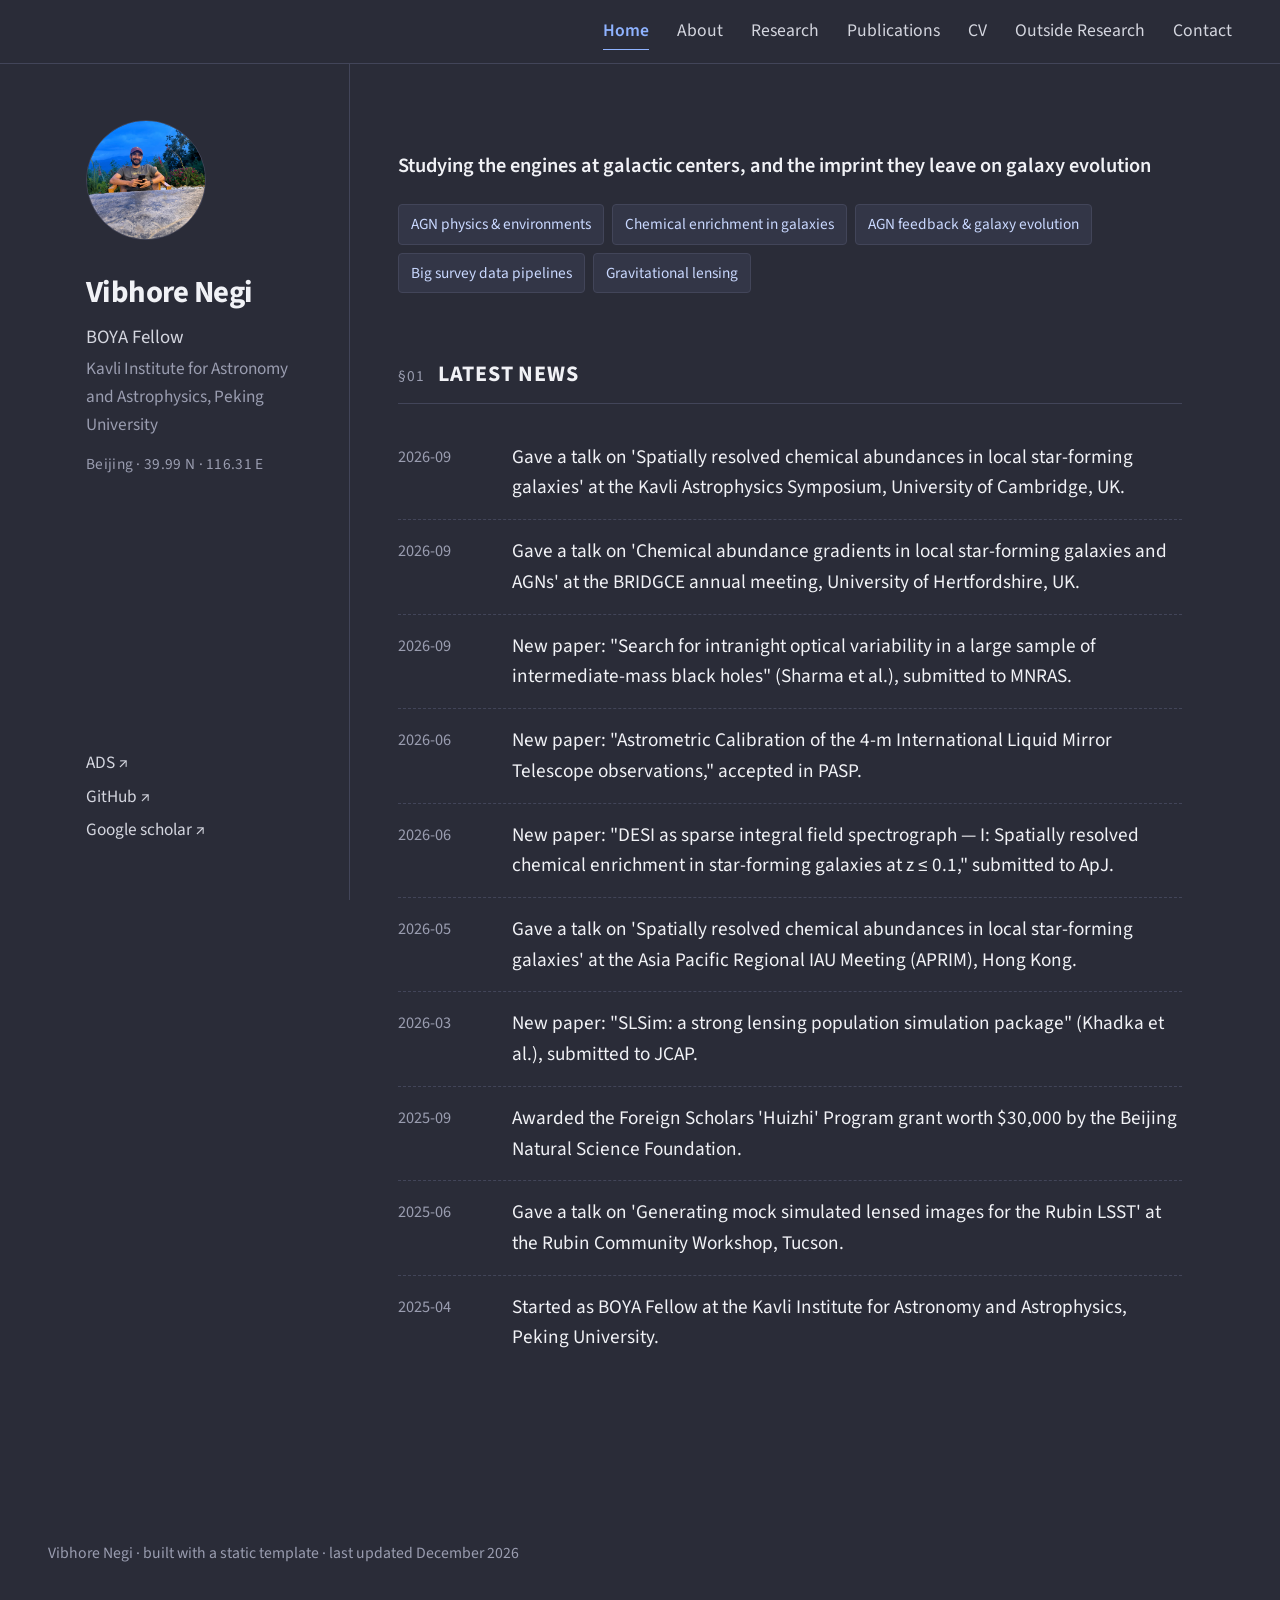
<file: index.html>
<!DOCTYPE html>
<html lang="en">
<head>
<meta charset="UTF-8">
<meta name="viewport" content="width=device-width, initial-scale=1.0">
<title>Home</title>
<meta name="description" content="Personal academic website">
<link rel="preconnect" href="https://fonts.googleapis.com">
<link rel="preconnect" href="https://fonts.gstatic.com" crossorigin>
<link href="https://fonts.googleapis.com/css2?family=Source+Sans+3:wght@400..700&display=swap" rel="stylesheet">
<link rel="stylesheet" href="assets/styles.css">
</head>
<body>
<header class="topbar" id="topbar"></header>
<div class="layout">
  <aside class="sidebar" id="sidebar"></aside>
  <main>
    <section id="intro">
      <p class="lede" id="js-bio"></p>
      <div class="tags" id="js-tags"></div>
    </section>
    <section id="news">
      <div class="section-head"><span class="idx mono">§01</span><h2>Latest News</h2></div>
      <div id="js-news"></div>
    </section>
  </main>
</div>
<footer id="footer"></footer>

<script src="assets/data.js"></script>
<script src="assets/site.js"></script>
<script>
  renderSidebar();
  renderTopbar('home');
  renderFooter();
  document.getElementById('js-bio').textContent = DATA.bio;
  document.getElementById('js-tags').innerHTML = renderTags(DATA.interests);
  document.getElementById('js-news').innerHTML = renderLog(DATA.news);
</script>
</body>
</html>
</file>
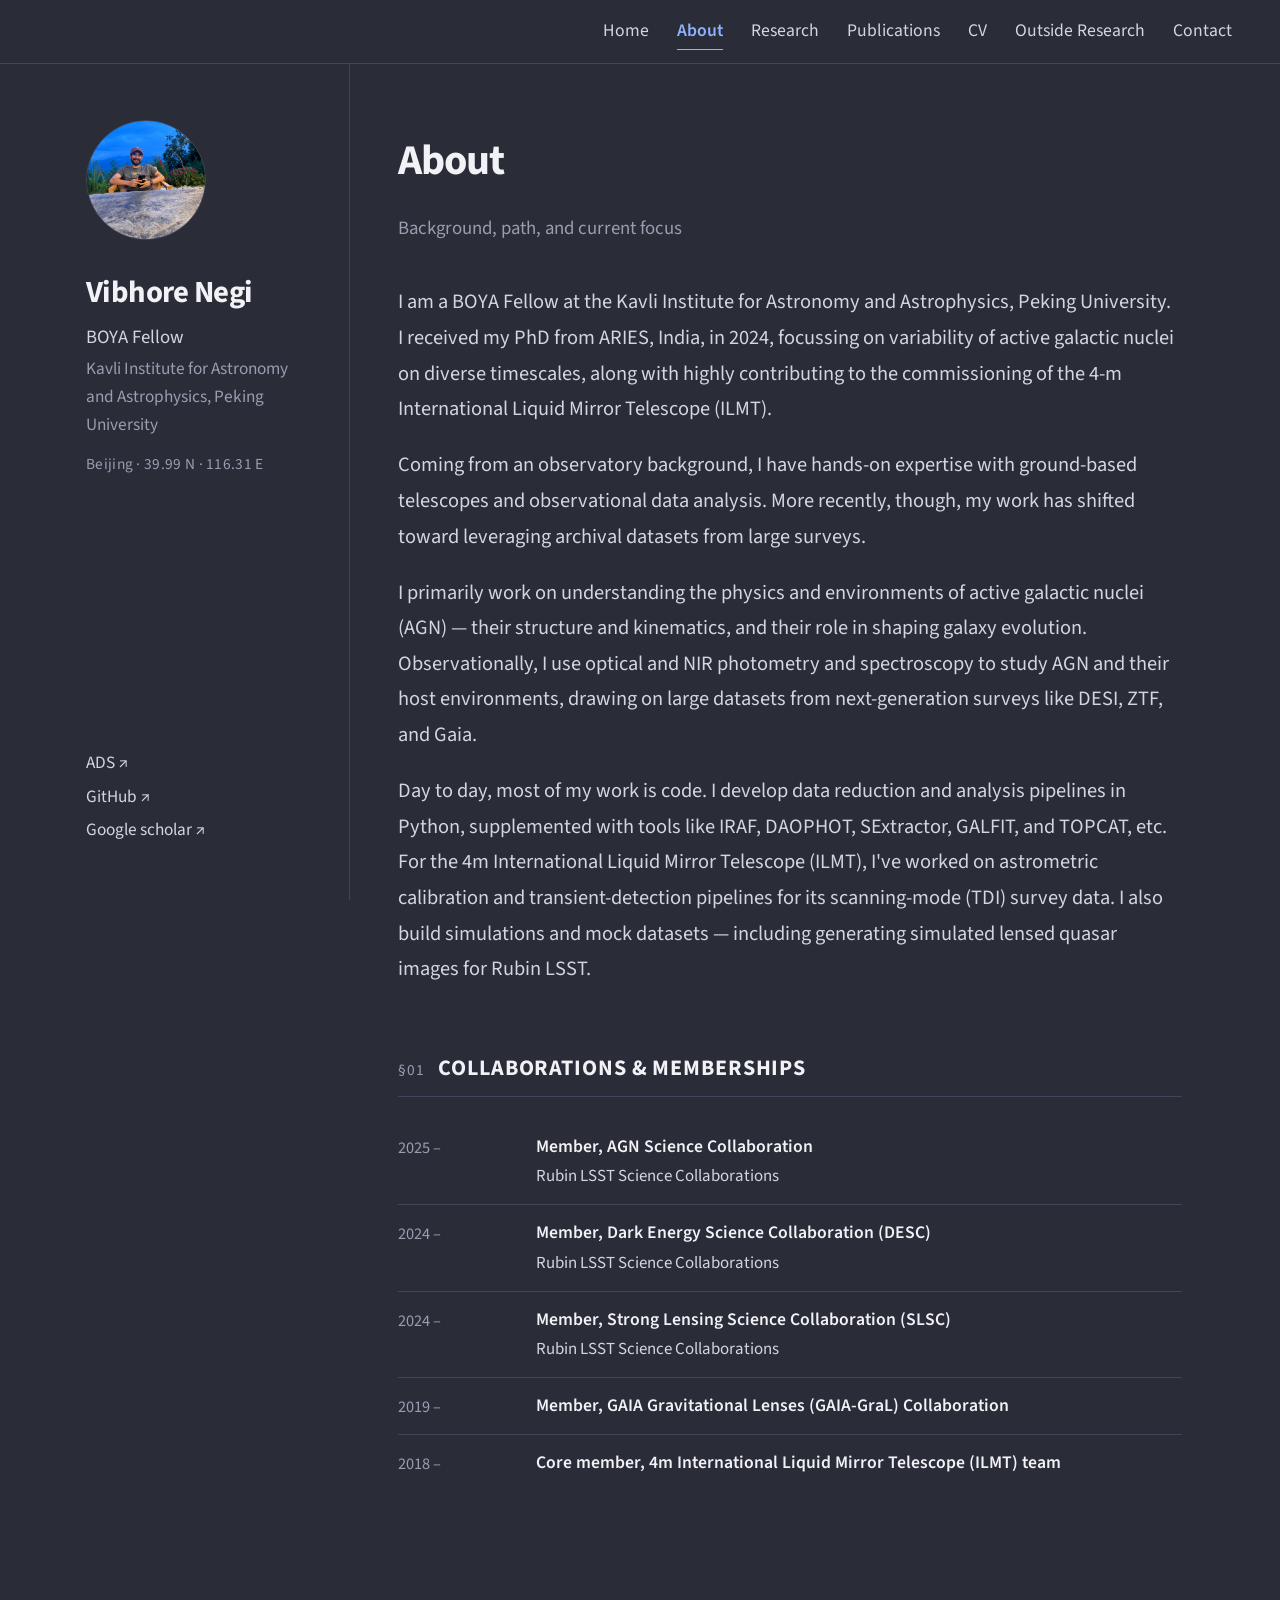
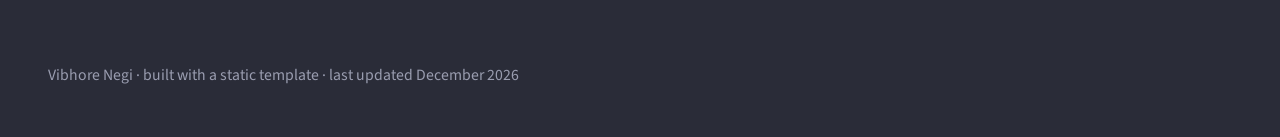
<file: about.html>
<!DOCTYPE html>
<html lang="en">
<head>
<meta charset="UTF-8">
<meta name="viewport" content="width=device-width, initial-scale=1.0">
<title>About</title>
<link rel="preconnect" href="https://fonts.googleapis.com">
<link rel="preconnect" href="https://fonts.gstatic.com" crossorigin>
<link href="https://fonts.googleapis.com/css2?family=Source+Sans+3:wght@400..700&display=swap" rel="stylesheet">
<link rel="stylesheet" href="assets/styles.css">
</head>
<body>
<header class="topbar" id="topbar"></header>
<div class="layout">
  <aside class="sidebar" id="sidebar"></aside>
  <main>
    <h1 class="page-title">About</h1>
    <p class="page-sub">Background, path, and current focus</p>

    <section>
      <div class="lede" id="js-about"></div>
    </section>

    <section>
      <div class="section-head"><span class="idx mono">§01</span><h2>Collaborations & Memberships</h2></div>
      <div class="item-list" id="js-leadership"></div>
    </section>
  </main>
</div>
<footer id="footer"></footer>

<script src="assets/data.js"></script>
<script src="assets/site.js"></script>
<script>
  renderSidebar();
  renderTopbar('about');
  renderFooter();
  document.getElementById('js-about').innerHTML =
    DATA.about_text
      .split(/\n\s*\n/)
      .map(p => `<p style="margin-bottom:20px;">${p.trim()}</p>`)
      .join('');
  document.getElementById('js-leadership').innerHTML = renderItemList(DATA.leadership);
</script>
</body>
</html>
</file>
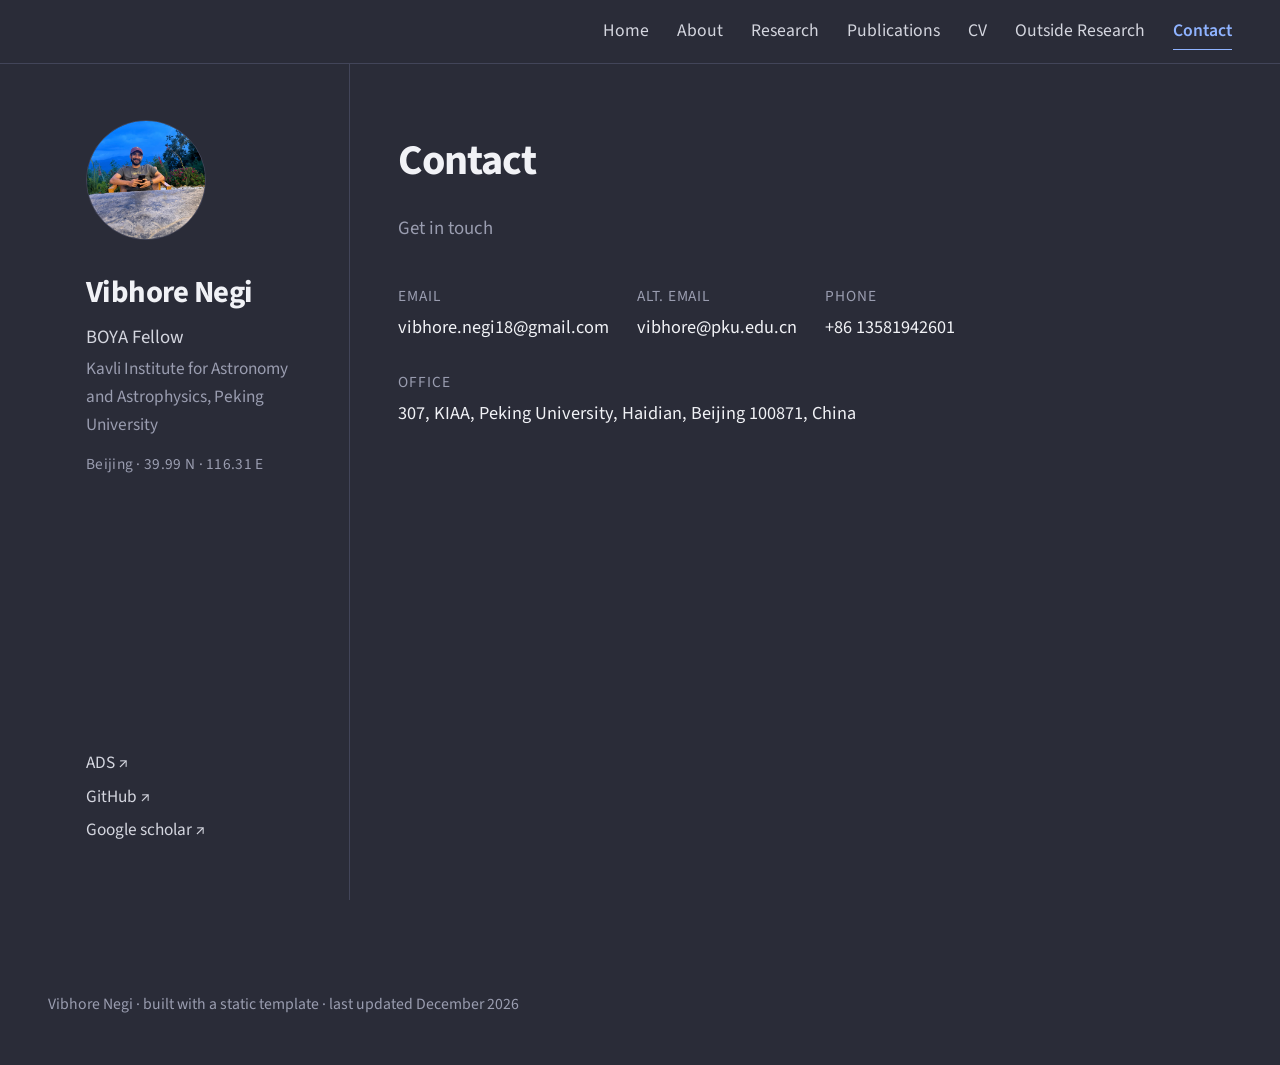
<file: contact.html>
<!DOCTYPE html>
<html lang="en">
<head>
<meta charset="UTF-8">
<meta name="viewport" content="width=device-width, initial-scale=1.0">
<title>Contact</title>
<link rel="preconnect" href="https://fonts.googleapis.com">
<link rel="preconnect" href="https://fonts.gstatic.com" crossorigin>
<link href="https://fonts.googleapis.com/css2?family=Source+Sans+3:wght@400..700&display=swap" rel="stylesheet">
<link rel="stylesheet" href="assets/styles.css">
</head>
<body>
<header class="topbar" id="topbar"></header>
<div class="layout">
  <aside class="sidebar" id="sidebar"></aside>
  <main>
    <h1 class="page-title">Contact</h1>
    <p class="page-sub">Get in touch</p>

    <div class="contact-grid" id="js-contact"></div>
  </main>
</div>
<footer id="footer"></footer>

<script src="assets/data.js"></script>
<script src="assets/site.js"></script>
<script>
  renderSidebar();
  renderTopbar('contact');
  renderFooter();
  document.getElementById('js-contact').innerHTML = renderContact(DATA.contact);
</script>
</body>
</html>
</file>
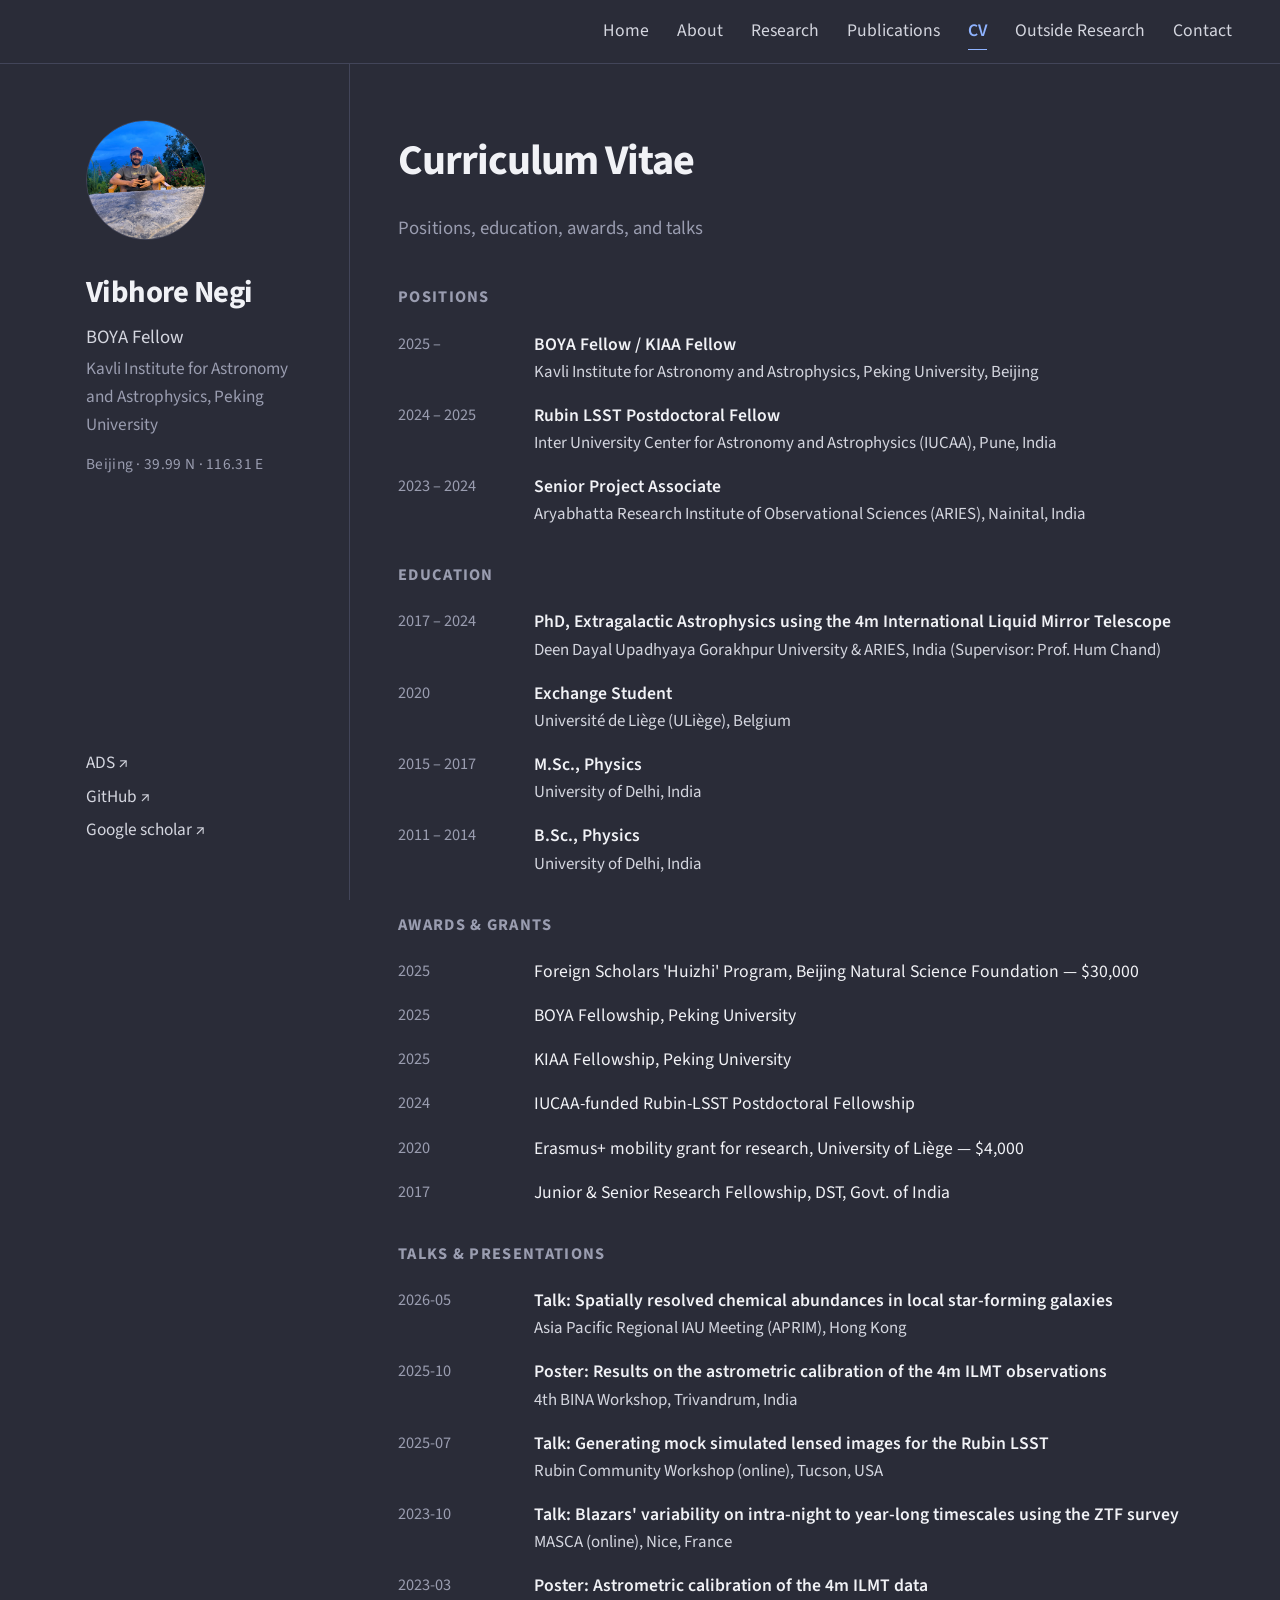
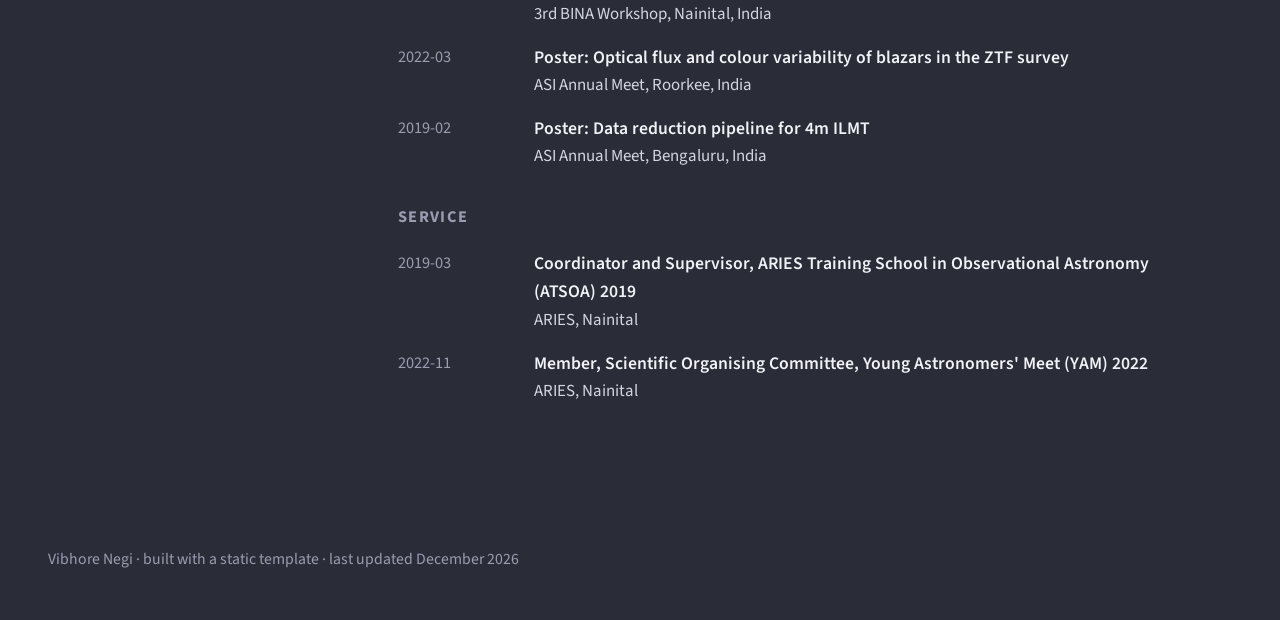
<file: cv.html>
<!DOCTYPE html>
<html lang="en">
<head>
<meta charset="UTF-8">
<meta name="viewport" content="width=device-width, initial-scale=1.0">
<title>CV</title>
<link rel="preconnect" href="https://fonts.googleapis.com">
<link rel="preconnect" href="https://fonts.gstatic.com" crossorigin>
<link href="https://fonts.googleapis.com/css2?family=Source+Sans+3:wght@400..700&display=swap" rel="stylesheet">
<link rel="stylesheet" href="assets/styles.css">
</head>
<body>
<header class="topbar" id="topbar"></header>
<div class="layout">
  <aside class="sidebar" id="sidebar"></aside>
  <main>
    <h1 class="page-title">Curriculum Vitae</h1>
    <p class="page-sub">Positions, education, awards, and talks</p>

    <div id="js-cv"></div>
  </main>
</div>
<footer id="footer"></footer>

<script src="assets/data.js"></script>
<script src="assets/site.js"></script>
<script>
  renderSidebar();
  renderTopbar('cv');
  renderFooter();
  document.getElementById('js-cv').innerHTML = renderCV(DATA.cv);
</script>
</body>
</html>
</file>
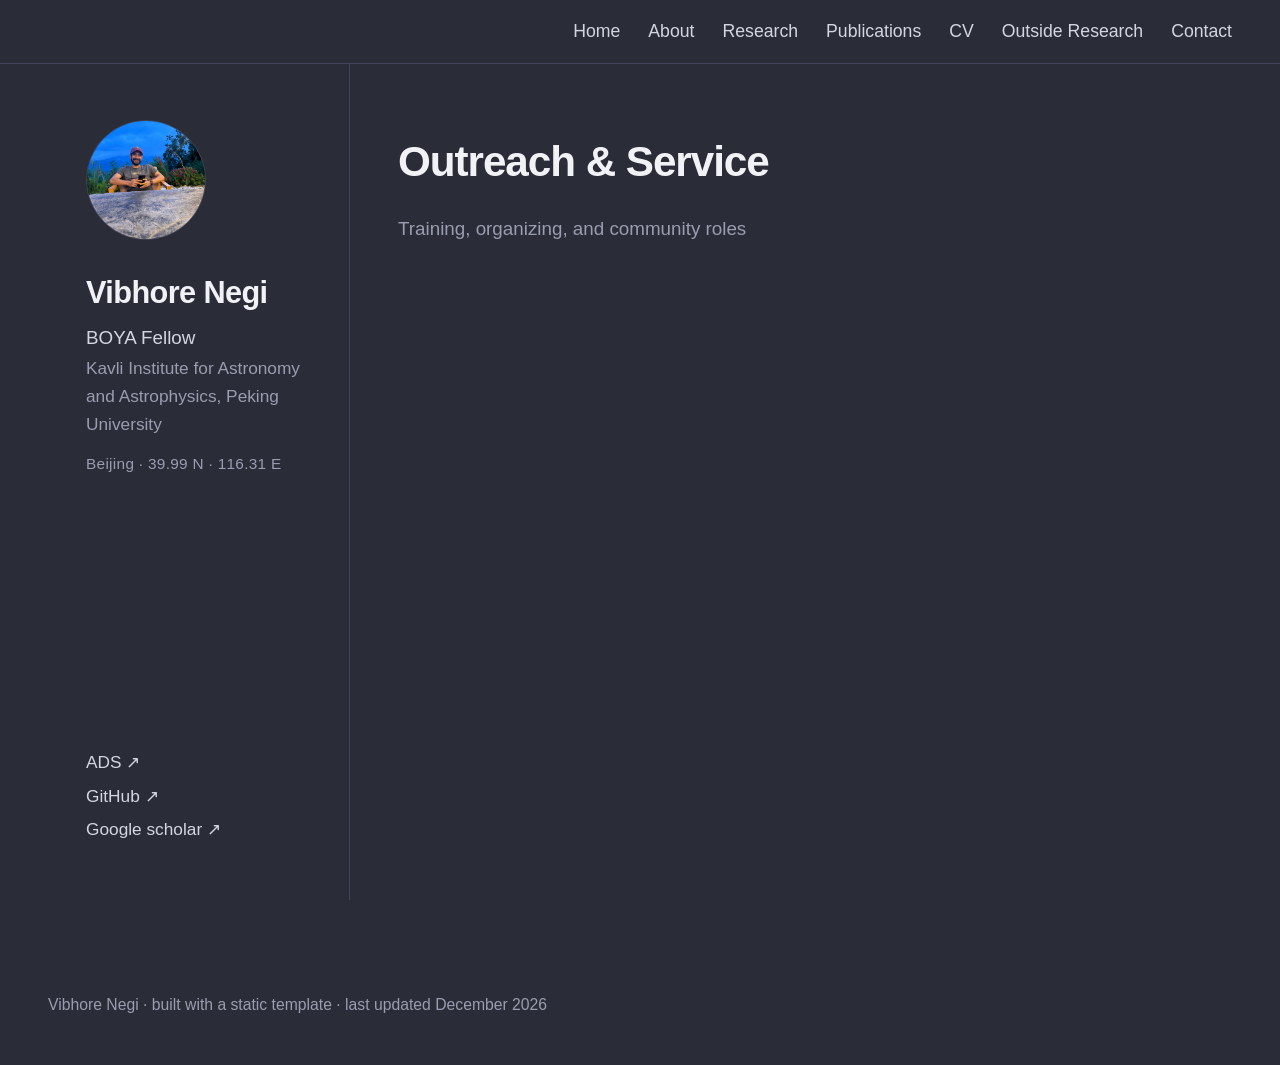
<file: outreach.html>
<!DOCTYPE html>
<html lang="en">
<head>
<meta charset="UTF-8">
<meta name="viewport" content="width=device-width, initial-scale=1.0">
<title>Outreach</title>
<link rel="preconnect" href="https://fonts.googleapis.com">
<link rel="preconnect" href="https://fonts.gstatic.com" crossorigin>
<link href="https://fonts.googleapis.com/css2?family=Source+Serif+4:opsz,wght@8..60,400;8..60,500;8..60,600&family=IBM+Plex+Sans:wght@400;500;600&family=IBM+Plex+Mono:wght@400;500&display=swap" rel="stylesheet">
<link rel="stylesheet" href="assets/styles.css">
</head>
<body>
<header class="topbar" id="topbar"></header>
<div class="layout">
  <aside class="sidebar" id="sidebar"></aside>
  <main>
    <h1 class="page-title">Outreach & Service</h1>
    <p class="page-sub">Training, organizing, and community roles</p>

    <div class="item-list" id="js-service"></div>
  </main>
</div>
<footer id="footer"></footer>

<script src="assets/data.js"></script>
<script src="assets/site.js"></script>
<script>
  renderSidebar();
  renderTopbar('outreach');
  renderFooter();
  document.getElementById('js-service').innerHTML = renderItemList(DATA.service);
</script>
</body>
</html>
</file>
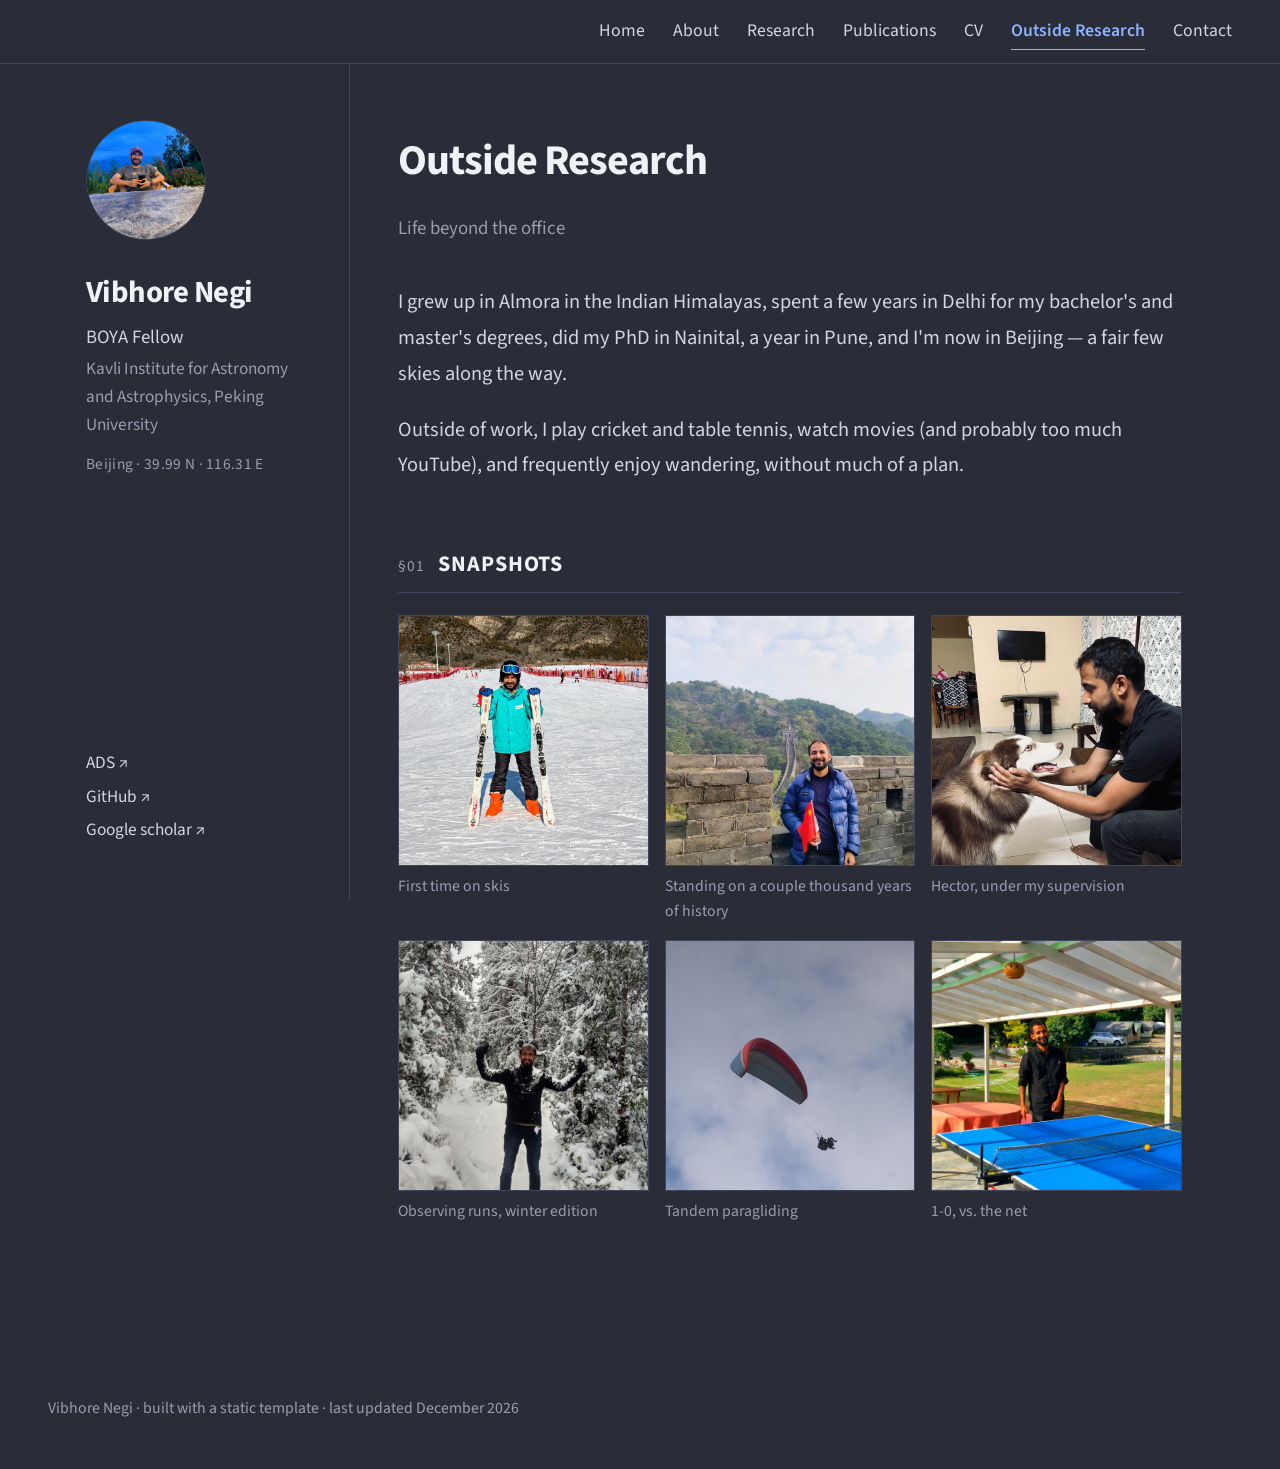
<file: outside-research.html>
<!DOCTYPE html>
<html lang="en">
<head>
<meta charset="UTF-8">
<meta name="viewport" content="width=device-width, initial-scale=1.0">
<title>Outside Research</title>
<link rel="preconnect" href="https://fonts.googleapis.com">
<link rel="preconnect" href="https://fonts.gstatic.com" crossorigin>
<link href="https://fonts.googleapis.com/css2?family=Source+Sans+3:wght@400..700&display=swap" rel="stylesheet">
<link rel="stylesheet" href="assets/styles.css">
</head>
<body>
<header class="topbar" id="topbar"></header>
<div class="layout">
  <aside class="sidebar" id="sidebar"></aside>
  <main>
    <h1 class="page-title">Outside Research</h1>
    <p class="page-sub">Life beyond the office</p>

    <section>
      <div class="lede" id="js-outside"></div>
    </section>

    <section>
      <div class="section-head"><span class="idx mono">§01</span><h2>Snapshots</h2></div>
      <div id="js-photos"></div>
    </section>
  </main>
</div>
<footer id="footer"></footer>

<script src="assets/data.js"></script>
<script src="assets/site.js"></script>
<script>
  renderSidebar();
  renderTopbar('outside');
  renderFooter();
  document.getElementById('js-outside').innerHTML =
    DATA.outside_text
      .split(/\n\s*\n/)
      .map(p => `<p style="margin-bottom:20px;">${p.trim()}</p>`)
      .join('');
  document.getElementById('js-photos').innerHTML = renderPhotoGrid(DATA.photos);
</script>
</body>
</html>
</file>
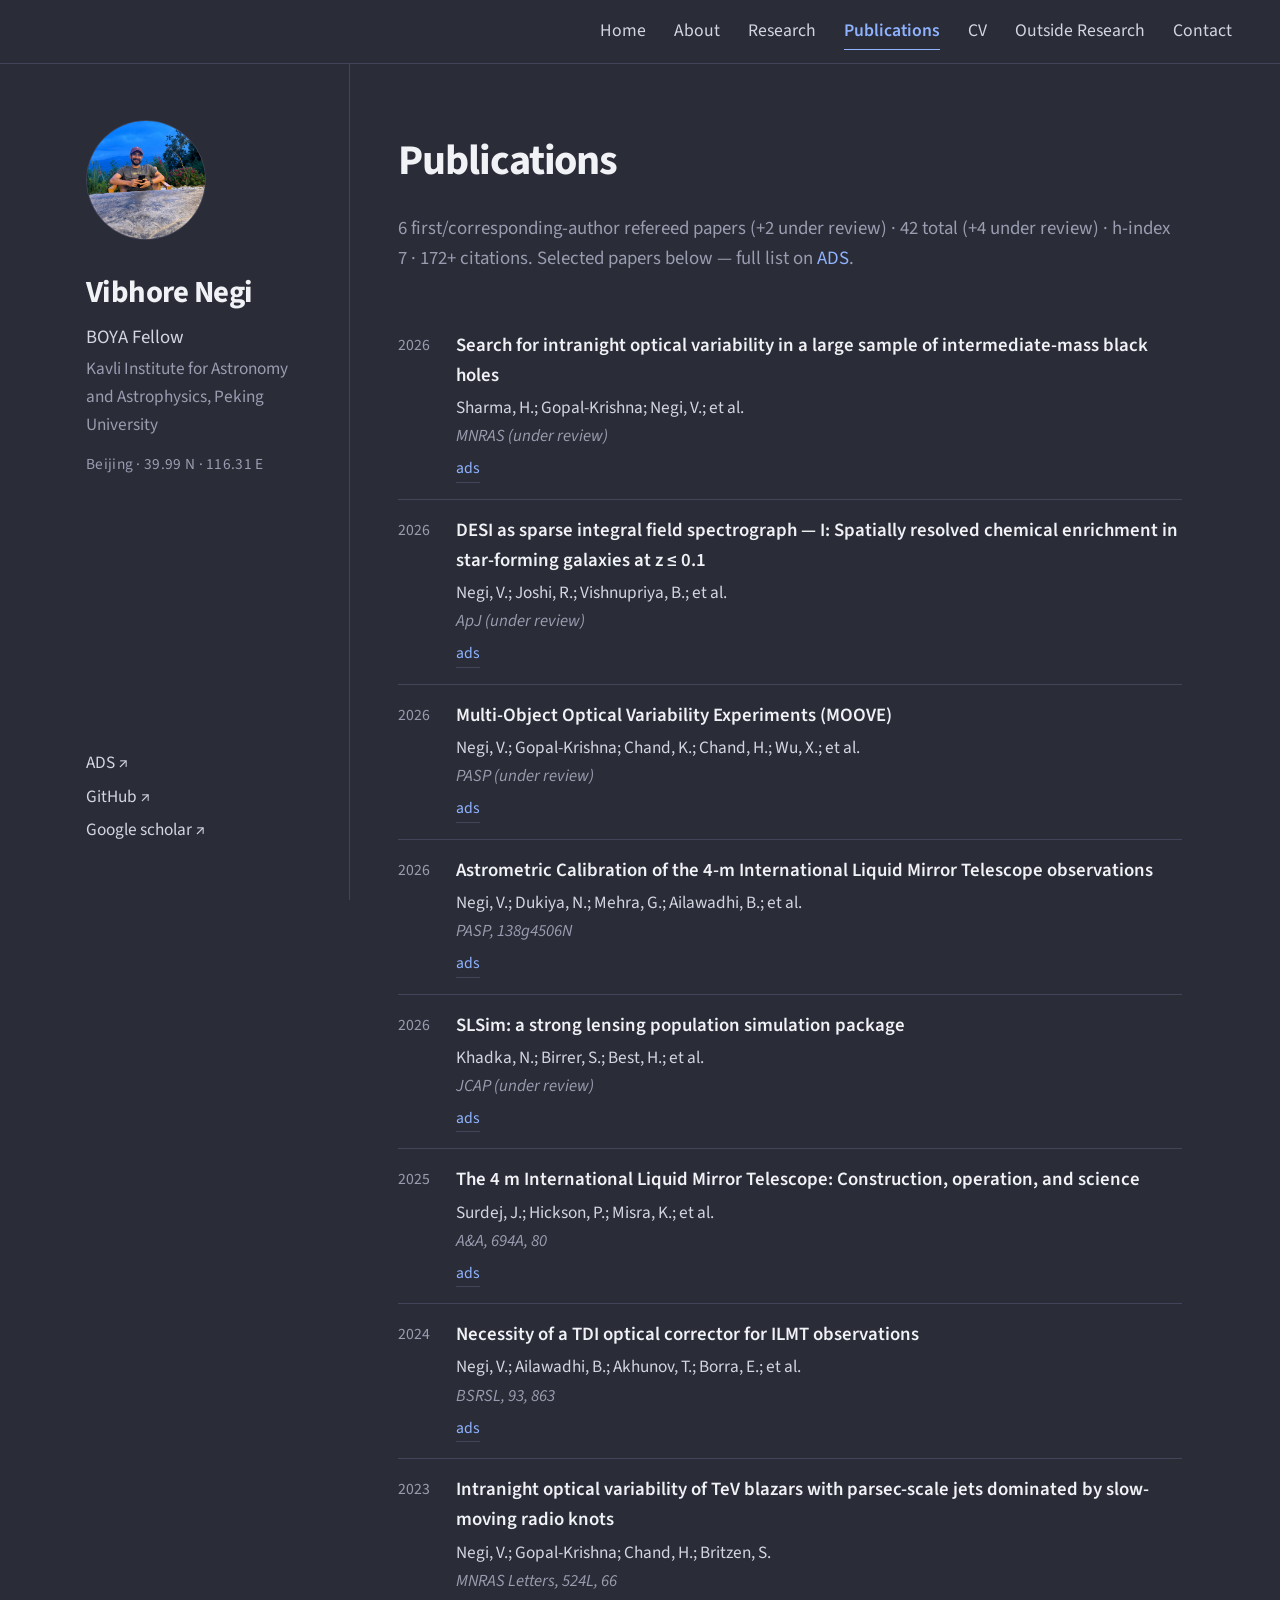
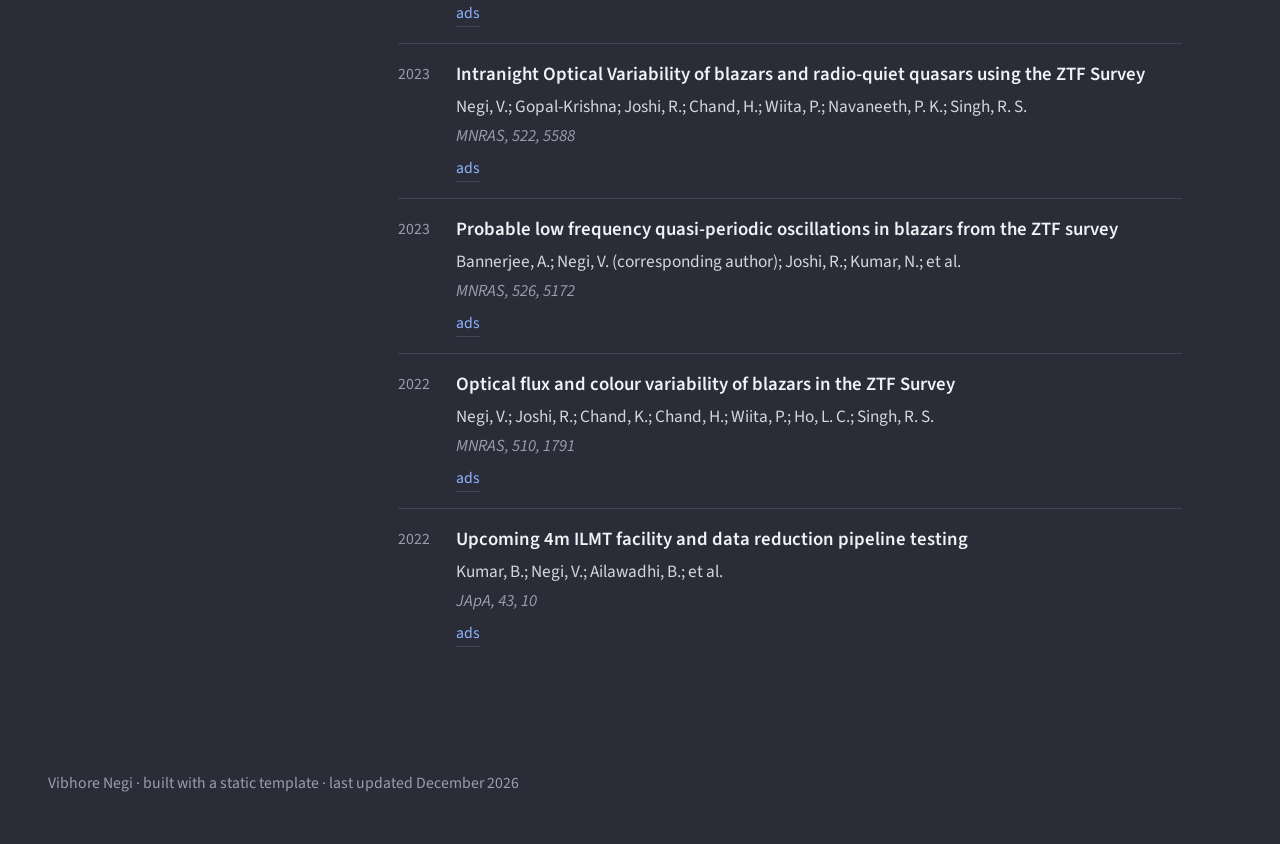
<file: publications.html>
<!DOCTYPE html>
<html lang="en">
<head>
<meta charset="UTF-8">
<meta name="viewport" content="width=device-width, initial-scale=1.0">
<title>Publications</title>
<link rel="preconnect" href="https://fonts.googleapis.com">
<link rel="preconnect" href="https://fonts.gstatic.com" crossorigin>
<link href="https://fonts.googleapis.com/css2?family=Source+Sans+3:wght@400..700&display=swap" rel="stylesheet">
<link rel="stylesheet" href="assets/styles.css">
</head>
<body>
<header class="topbar" id="topbar"></header>
<div class="layout">
  <aside class="sidebar" id="sidebar"></aside>
  <main>
    <h1 class="page-title">Publications</h1>
    <p class="page-sub" id="js-pub-stats"></p>

    <div id="js-pubs"></div>
  </main>
</div>
<footer id="footer"></footer>

<script src="assets/data.js"></script>
<script src="assets/site.js"></script>
<script>
  renderSidebar();
  renderTopbar('publications');
  renderFooter();
  document.getElementById('js-pub-stats').innerHTML =
    `6 first/corresponding-author refereed papers (+2 under review) · 42 total (+4 under review) ·
     h-index 7 · 172+ citations. Selected papers below — full list on
     <a href="${DATA.links.ADS}">ADS</a>.`;
  document.getElementById('js-pubs').innerHTML = renderPublications(DATA.publications);
</script>
</body>
</html>
</file>
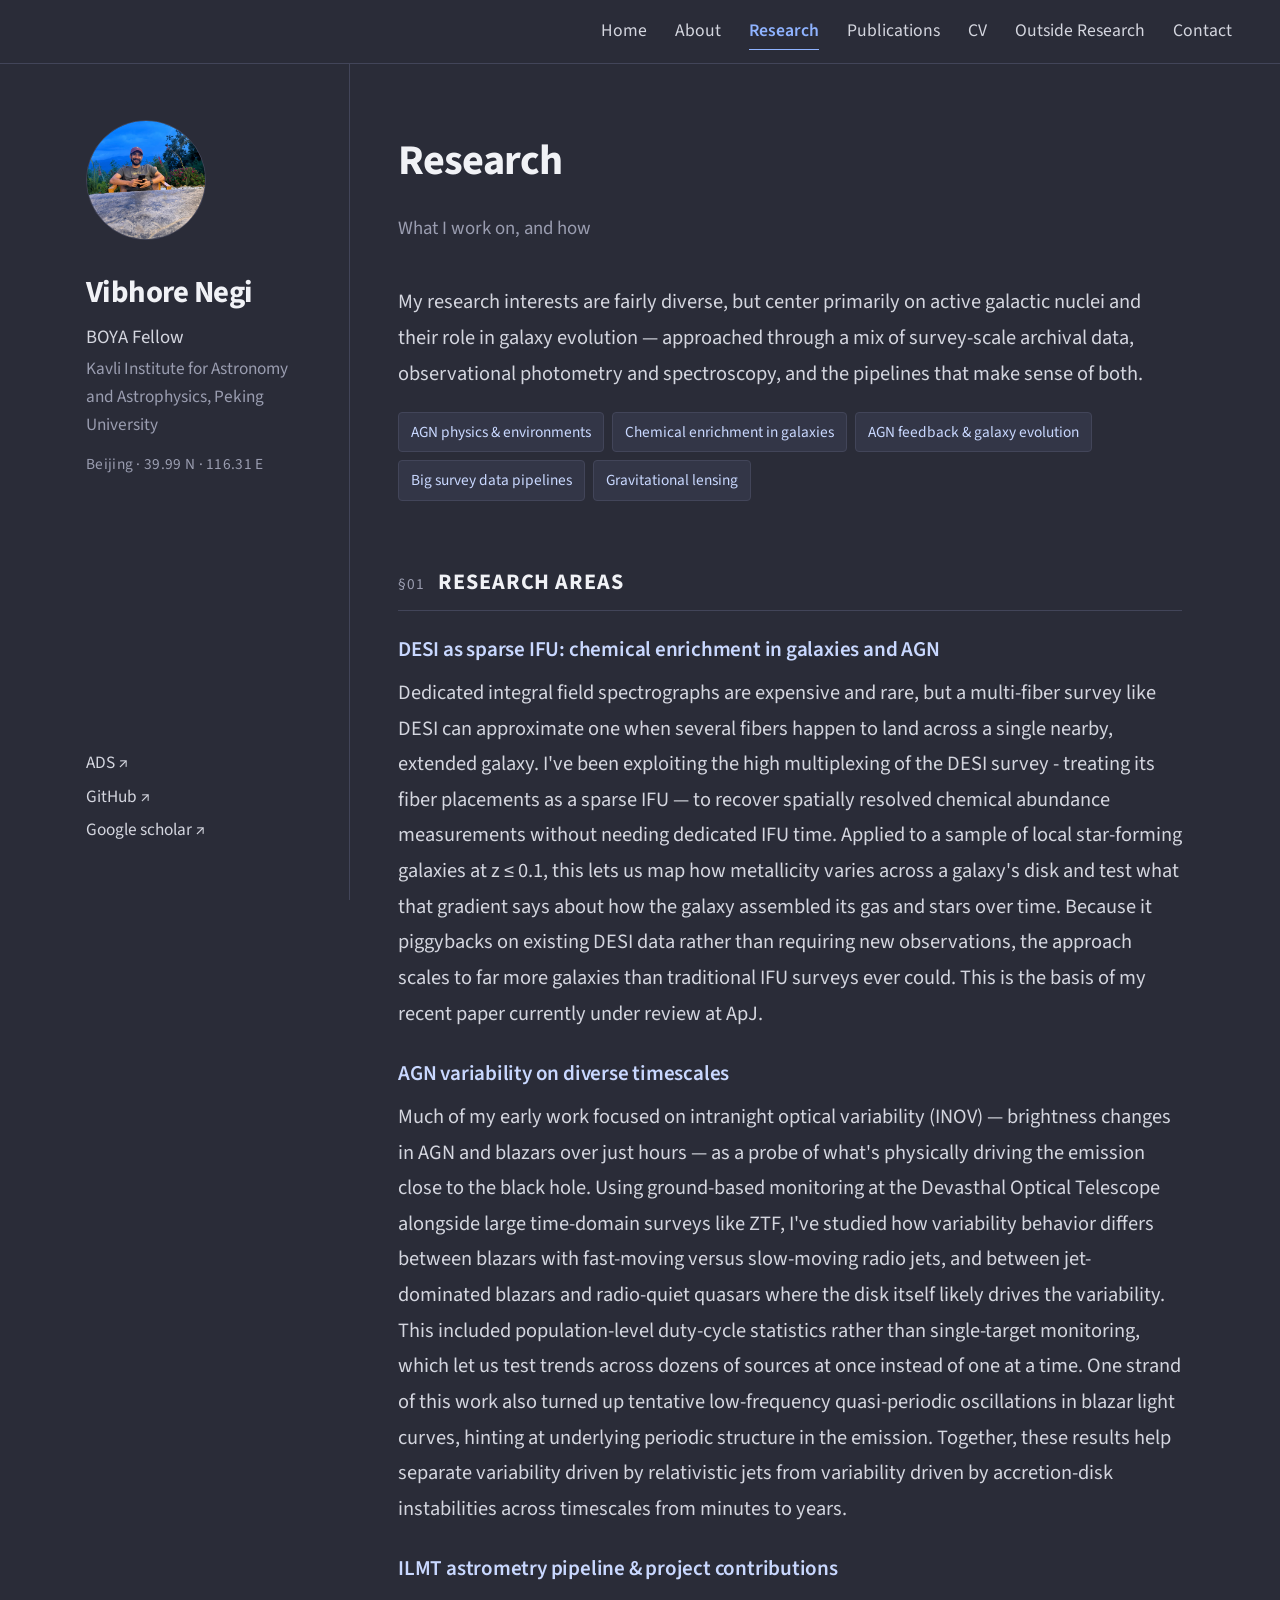
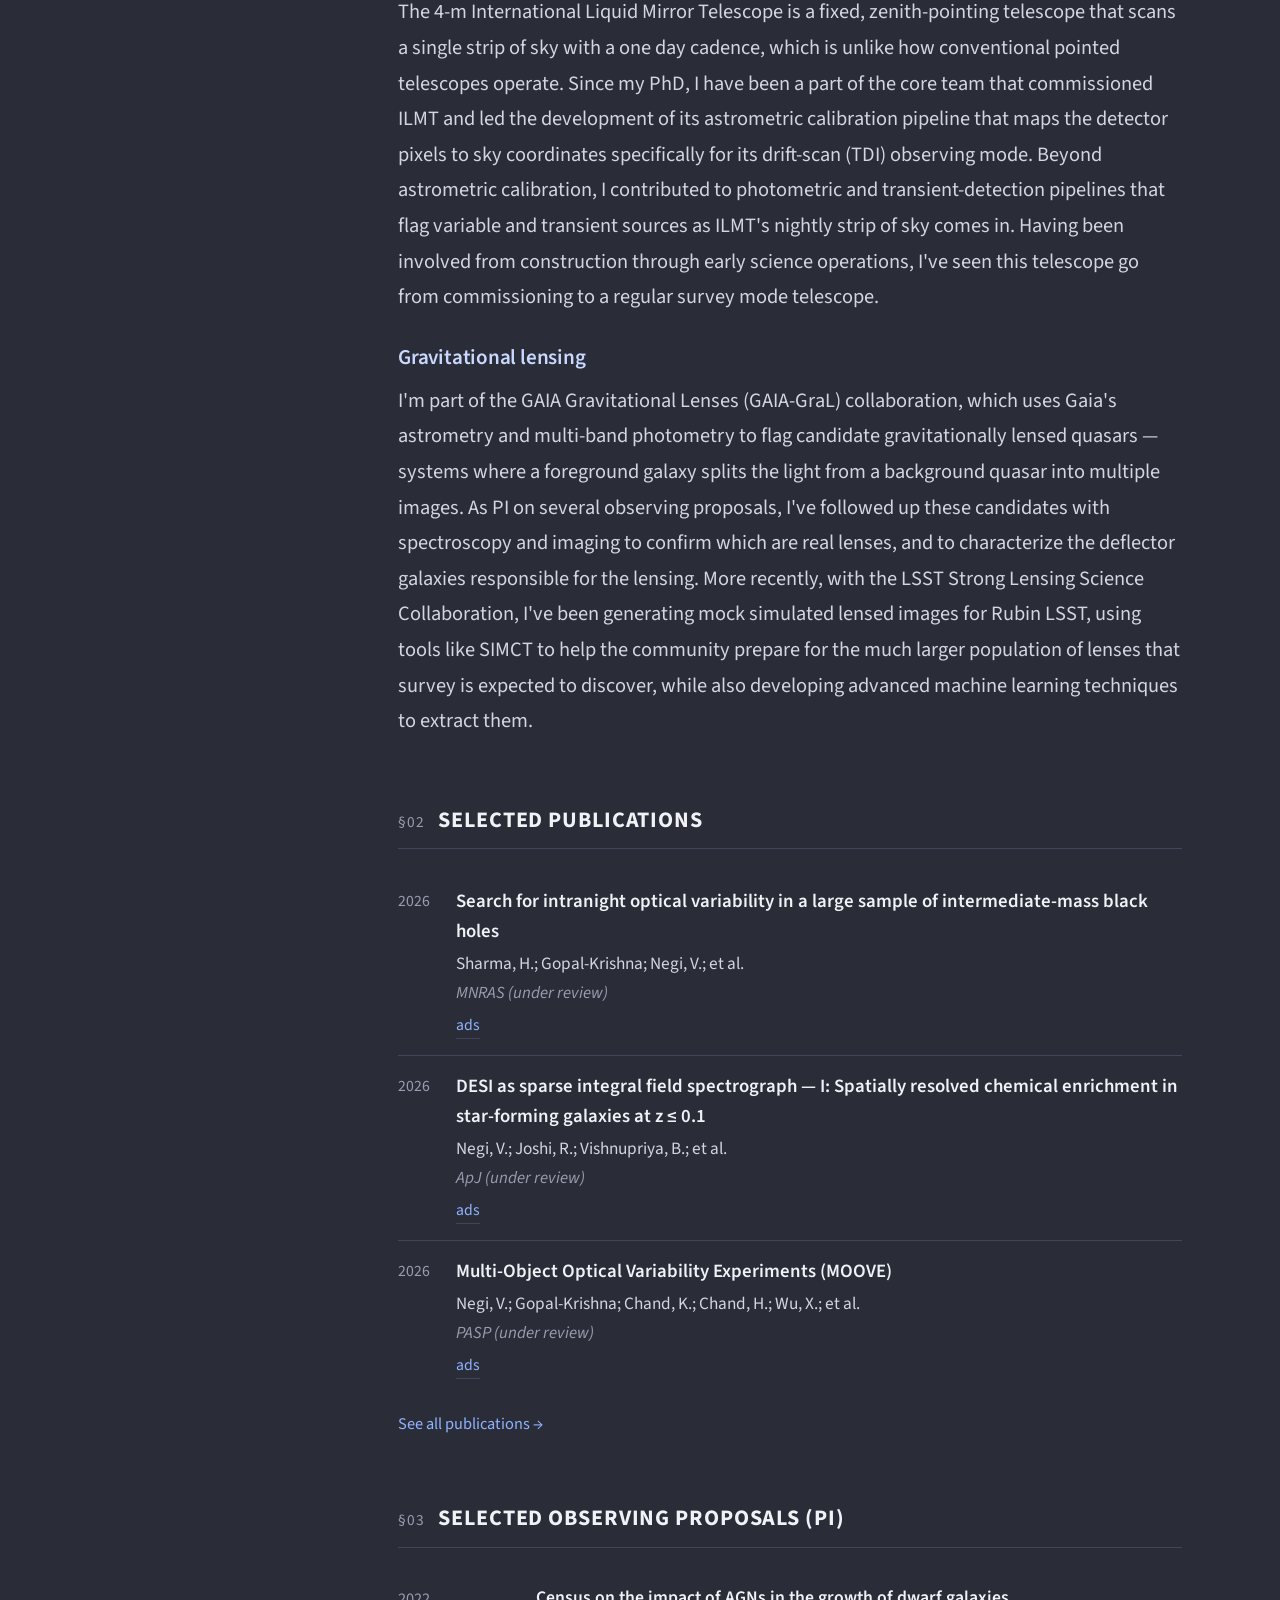
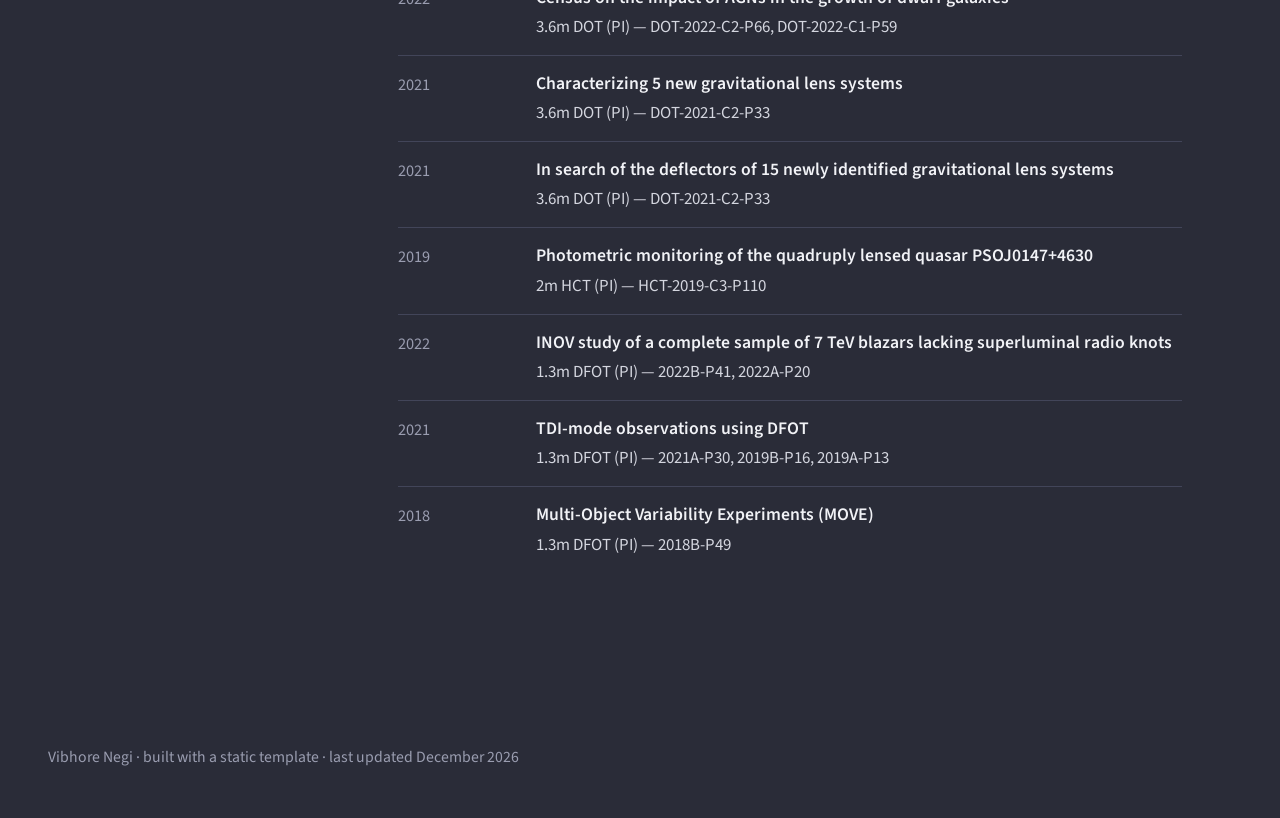
<file: research.html>
<!DOCTYPE html>
<html lang="en">
<head>
<meta charset="UTF-8">
<meta name="viewport" content="width=device-width, initial-scale=1.0">
<title>Research</title>
<link rel="preconnect" href="https://fonts.googleapis.com">
<link rel="preconnect" href="https://fonts.gstatic.com" crossorigin>
<link href="https://fonts.googleapis.com/css2?family=Source+Sans+3:wght@400..700&display=swap" rel="stylesheet">
<link rel="stylesheet" href="assets/styles.css">
</head>
<body>
<header class="topbar" id="topbar"></header>
<div class="layout">
  <aside class="sidebar" id="sidebar"></aside>
  <main>
    <h1 class="page-title">Research</h1>
    <p class="page-sub">What I work on, and how</p>

    <section>
      <p class="lede" id="js-research-text"></p>
      <div class="tags" id="js-tags"></div>
    </section>

    <section>
      <div class="section-head"><span class="idx mono">§01</span><h2>Research Areas</h2></div>
      <div id="js-research-areas"></div>
    </section>

    <section>
      <div class="section-head"><span class="idx mono">§02</span><h2>Selected Publications</h2></div>
      <div id="js-pubs"></div>
      <p style="margin-top:16px; font-size:.85rem;"><a href="publications.html">See all publications →</a></p>
    </section>

    <section>
      <div class="section-head"><span class="idx mono">§03</span><h2>Selected Observing Proposals (PI)</h2></div>
      <div class="item-list" id="js-proposals"></div>
    </section>
  </main>
</div>
<footer id="footer"></footer>

<script src="assets/data.js"></script>
<script src="assets/site.js"></script>
<script>
  renderSidebar();
  renderTopbar('research');
  renderFooter();
  document.getElementById('js-research-text').textContent = DATA.research_text;
  document.getElementById('js-tags').innerHTML = renderTags(DATA.interests);
  document.getElementById('js-research-areas').innerHTML = renderResearchAreas(DATA.research_areas);
  document.getElementById('js-pubs').innerHTML = renderPublications(DATA.publications.slice(0, 3));
  document.getElementById('js-proposals').innerHTML = renderItemList(DATA.research_proposals);
</script>
</body>
</html>
</file>
<file: assets/styles.css>
:root{
  --paper:#2a2c38;
  --panel:#333647;
  --ink:#f1f2f6;
  --ink-soft:#d4d6df;
  --muted:#9a9db0;
  --navy:#8fb3ff;
  --navy-deep:#c9d8ff;
  --gold:#9a9db0;
  --spectral:#b8ccff;
  --line:#424559;
  --radius:4px;
  color-scheme:dark;
}
*{box-sizing:border-box;}
html{scroll-behavior:smooth; font-size:120%;}
body{
  margin:0;
  background:var(--paper);
  color:var(--ink);
  font-family:'Source Sans 3', -apple-system, sans-serif;
  line-height:1.6;
  font-optical-sizing:auto;
  -webkit-font-smoothing:antialiased;
}
h1,h2,h3{
  font-family:'Source Sans 3', -apple-system, sans-serif;
  font-weight:700;
  letter-spacing:-.01em;
  color:var(--ink);
  margin:0;
}
.mono{font-family:'Source Sans 3', -apple-system, sans-serif; font-variant-numeric:tabular-nums;}
a{color:var(--navy); text-decoration:none;}
a:hover{color:var(--spectral); text-decoration:underline; text-underline-offset:3px;}
a:focus-visible, button:focus-visible{outline:2px solid var(--navy); outline-offset:2px;}

.layout{
  display:grid;
  grid-template-columns:300px 1fr;
  max-width:1180px;
  margin:0 auto;
  min-height:100vh;
}

/* ---------- TOPBAR ---------- */
.topbar{
  display:flex;
  align-items:center;
  justify-content:flex-end;
  gap:28px;
  min-height:64px;
  padding:0 48px;
  border-bottom:1px solid var(--line);
  position:sticky;
  top:0;
  background:var(--paper);
  z-index:10;
}
.topbar a{
  font-size:.92rem;
  color:var(--ink-soft);
  padding:4px 0;
  border-bottom:1px solid transparent;
}
.topbar a:hover{color:var(--navy); border-color:var(--line);}
.topbar a.active{color:var(--navy); font-weight:600; border-color:var(--navy);}

/* ---------- SIDEBAR ---------- */
.sidebar{
  padding:56px 36px;
  border-right:1px solid var(--line);
  position:sticky;
  top:64px;
  height:calc(100vh - 64px);
  display:flex;
  flex-direction:column;
  gap:28px;
  overflow-y:auto;
}
.photo{
  width:120px;
  height:120px;
  border-radius:50%;
  object-fit:cover;
  border:1px solid var(--line);
}
.finder{width:100%; aspect-ratio:1/1;}
.finder circle.field{fill:none; stroke:var(--line); stroke-width:1;}
.finder circle.field.inner{stroke:var(--navy); stroke-opacity:.25;}
.finder line.tick{stroke:var(--muted); stroke-width:1;}
.finder .star{fill:var(--ink);}
.finder .target{fill:none; stroke:var(--spectral); stroke-width:1.4;}
.finder .crosshair{stroke:var(--spectral); stroke-width:1;}
.finder text{font-variant-numeric:tabular-nums; fill:var(--muted); font-size:6px;}

.id-block h1{font-size:1.6rem; letter-spacing:-.02em;}
.id-block .role{margin-top:6px; font-size:.98rem; color:var(--ink-soft);}
.id-block .inst{font-size:.9rem; color:var(--muted); margin-top:2px;}
.coords{font-size:.8rem; color:var(--muted); margin-top:14px; letter-spacing:.02em;}

.sidebar-links{margin-top:auto; display:flex; flex-direction:column; gap:6px; font-size:.9rem;}
.sidebar-links a{color:var(--ink-soft);}
.sidebar-links a:hover{color:var(--spectral);}

/* ---------- MAIN ---------- */
main{padding:64px 48px 80px; min-width:0;}
section{margin-bottom:64px; scroll-margin-top:24px;}
.section-head{
  display:flex;
  align-items:baseline;
  gap:14px;
  margin-bottom:22px;
  border-bottom:1px solid var(--line);
  padding-bottom:10px;
}
.section-head .idx{
  font-variant-numeric:tabular-nums;
  font-size:.8rem;
  color:var(--gold);
  letter-spacing:.05em;
}
.section-head h2{font-size:1.15rem; letter-spacing:.04em; text-transform:uppercase;}
.page-title{font-size:2.2rem; letter-spacing:-.025em; margin-bottom:10px;}
.page-sub{color:var(--muted); font-size:.98rem; margin-bottom:40px;}

.lede{font-size:1.06rem; color:var(--ink-soft); max-width:78ch; line-height:1.75;}
#intro .lede{font-weight:600; color:var(--ink);}
p{text-wrap:pretty;}

/* news / log / list entries */
.log-entry{
  display:grid;
  grid-template-columns:96px 1fr;
  gap:18px;
  padding:16px 0;
  border-bottom:1px dashed var(--line);
  font-size:1rem;
}
.log-entry:last-child{border-bottom:none;}
.log-entry time{font-variant-numeric:tabular-nums; font-size:.85rem; color:var(--muted); padding-top:2px;}

/* generic labeled list (leadership, service, proposals, talks) */
.item-list{margin-top:8px;}
.item-row{
  display:grid;
  grid-template-columns:120px 1fr;
  gap:18px;
  padding:14px 0;
  border-bottom:1px solid var(--line);
  font-size:.92rem;
}
.item-row:last-child{border-bottom:none;}
.item-row .when{font-variant-numeric:tabular-nums; font-size:.85rem; color:var(--gold); padding-top:2px;}
.item-row .what strong{font-weight:600;}
.item-row .where{color:var(--ink-soft); font-size:.88rem; margin-top:2px;}
.item-row .sub{color:var(--muted); font-size:.88rem; margin-top:2px;}

/* interests tags */
.tags{display:flex; flex-wrap:wrap; gap:8px; margin-top:18px;}

/* journey route diagram */
.journey{
  display:flex;
  align-items:flex-start;
  justify-content:space-between;
  position:relative;
  padding:20px 0 8px;
  margin-top:8px;
}
.journey::before{
  content:"";
  position:absolute;
  top:28px;
  left:6px;
  right:6px;
  height:1px;
  background:repeating-linear-gradient(to right, var(--navy) 0, var(--navy) 4px, transparent 4px, transparent 9px);
  opacity:.5;
}
.journey-stop{
  display:flex;
  flex-direction:column;
  align-items:center;
  text-align:center;
  flex:1;
  position:relative;
  z-index:1;
}
.journey-dot{
  width:9px;
  height:9px;
  border-radius:50%;
  background:var(--paper);
  border:2px solid var(--navy);
  margin-bottom:10px;
}
.journey-stop:first-child .journey-dot,
.journey-stop:last-child .journey-dot{
  background:var(--spectral);
  border-color:var(--spectral);
}
.journey-place{
  font-weight:600;
  font-size:.95rem;
  color:var(--ink);
}
.journey-note{
  font-variant-numeric:tabular-nums;
  font-size:.8rem;
  color:var(--muted);
  margin-top:4px;
  max-width:120px;
}
@media (max-width: 700px){
  .journey{flex-direction:column; align-items:flex-start; gap:22px; padding-left:14px;}
  .journey::before{
    top:6px; bottom:6px; left:3px; right:auto; width:1px; height:auto;
    background:repeating-linear-gradient(to bottom, var(--navy) 0, var(--navy) 4px, transparent 4px, transparent 9px);
  }
  .journey-stop{flex-direction:row; align-items:center; text-align:left; gap:12px;}
  .journey-dot{margin-bottom:0;}
  .journey-note{max-width:none;}
}
.tag{
  font-variant-numeric:tabular-nums;
  font-size:.8rem;
  color:var(--navy-deep);
  background:var(--panel);
  border:1px solid var(--line);
  padding:7px 12px;
  border-radius:var(--radius);
}

/* publications */
.pub{padding:16px 0; border-bottom:1px solid var(--line); display:flex; gap:16px;}
.pub:last-child{border-bottom:none;}
.pub .year{font-variant-numeric:tabular-nums; font-size:.82rem; color:var(--gold); padding-top:2px; min-width:42px;}
.pub .title{font-weight:600; font-size:.98rem;}
.pub .authors{font-size:.9rem; color:var(--ink-soft); margin-top:3px;}
.pub .venue{font-size:.88rem; color:var(--muted); font-style:italic; margin-top:2px;}
.pub .pub-links{margin-top:6px; display:flex; gap:14px;}
.pub .pub-links a{font-variant-numeric:tabular-nums; font-size:.82rem; border-bottom:1px solid var(--line);}

/* research area titles */
.cv-group h3.area-title{font-size:1.1rem; font-weight:600; margin-bottom:8px; text-transform:none; letter-spacing:-.01em; color:var(--navy-deep);}

/* cv timeline */
.cv-group{margin-bottom:26px;}
.cv-group h3{
  font-size:.85rem;
  text-transform:uppercase;
  letter-spacing:.08em;
  color:var(--muted);
  font-variant-numeric:tabular-nums;
  margin-bottom:12px;
}
.cv-row{display:grid; grid-template-columns:120px 1fr; gap:16px; font-size:.92rem; padding:8px 0;}
.cv-row .when{font-variant-numeric:tabular-nums; font-size:.85rem; color:var(--muted);}
.cv-row .what strong{font-weight:600;}
.cv-row .where{color:var(--ink-soft); font-size:.88rem;}

/* contact */
.contact-grid{display:flex; flex-wrap:wrap; gap:28px; margin-top:8px;}
.contact-item .k{
  font-variant-numeric:tabular-nums;
  font-size:.8rem;
  color:var(--muted);
  text-transform:uppercase;
  letter-spacing:.06em;
}
.contact-item .v{margin-top:4px; font-size:.95rem;}

/* photo grid */
.photo-grid{
  display:grid;
  grid-template-columns:repeat(3, 1fr);
  gap:16px;
  margin-top:8px;
}
.photo-item img{
  width:100%;
  aspect-ratio:1/1;
  object-fit:cover;
  border:1px solid var(--line);
  display:block;
}
.photo-caption{
  font-size:.82rem;
  color:var(--muted);
  margin-top:8px;
}
@media (max-width: 700px){
  .photo-grid{grid-template-columns:repeat(2, 1fr);}
}

footer{padding:28px 48px 48px; font-size:.82rem; color:var(--muted); font-variant-numeric:tabular-nums;}

@media (max-width: 860px){
  .topbar{padding:14px 24px; flex-wrap:wrap; justify-content:center; gap:16px; position:relative;}
  .layout{grid-template-columns:1fr;}
  .sidebar{position:relative; top:0; height:auto; border-right:none; border-bottom:1px solid var(--line); padding:36px 24px;}
  .finder{max-width:180px;}
  main{padding:40px 24px 60px;}
}
@media (prefers-reduced-motion: reduce){ html{scroll-behavior:auto;} }
</file>
